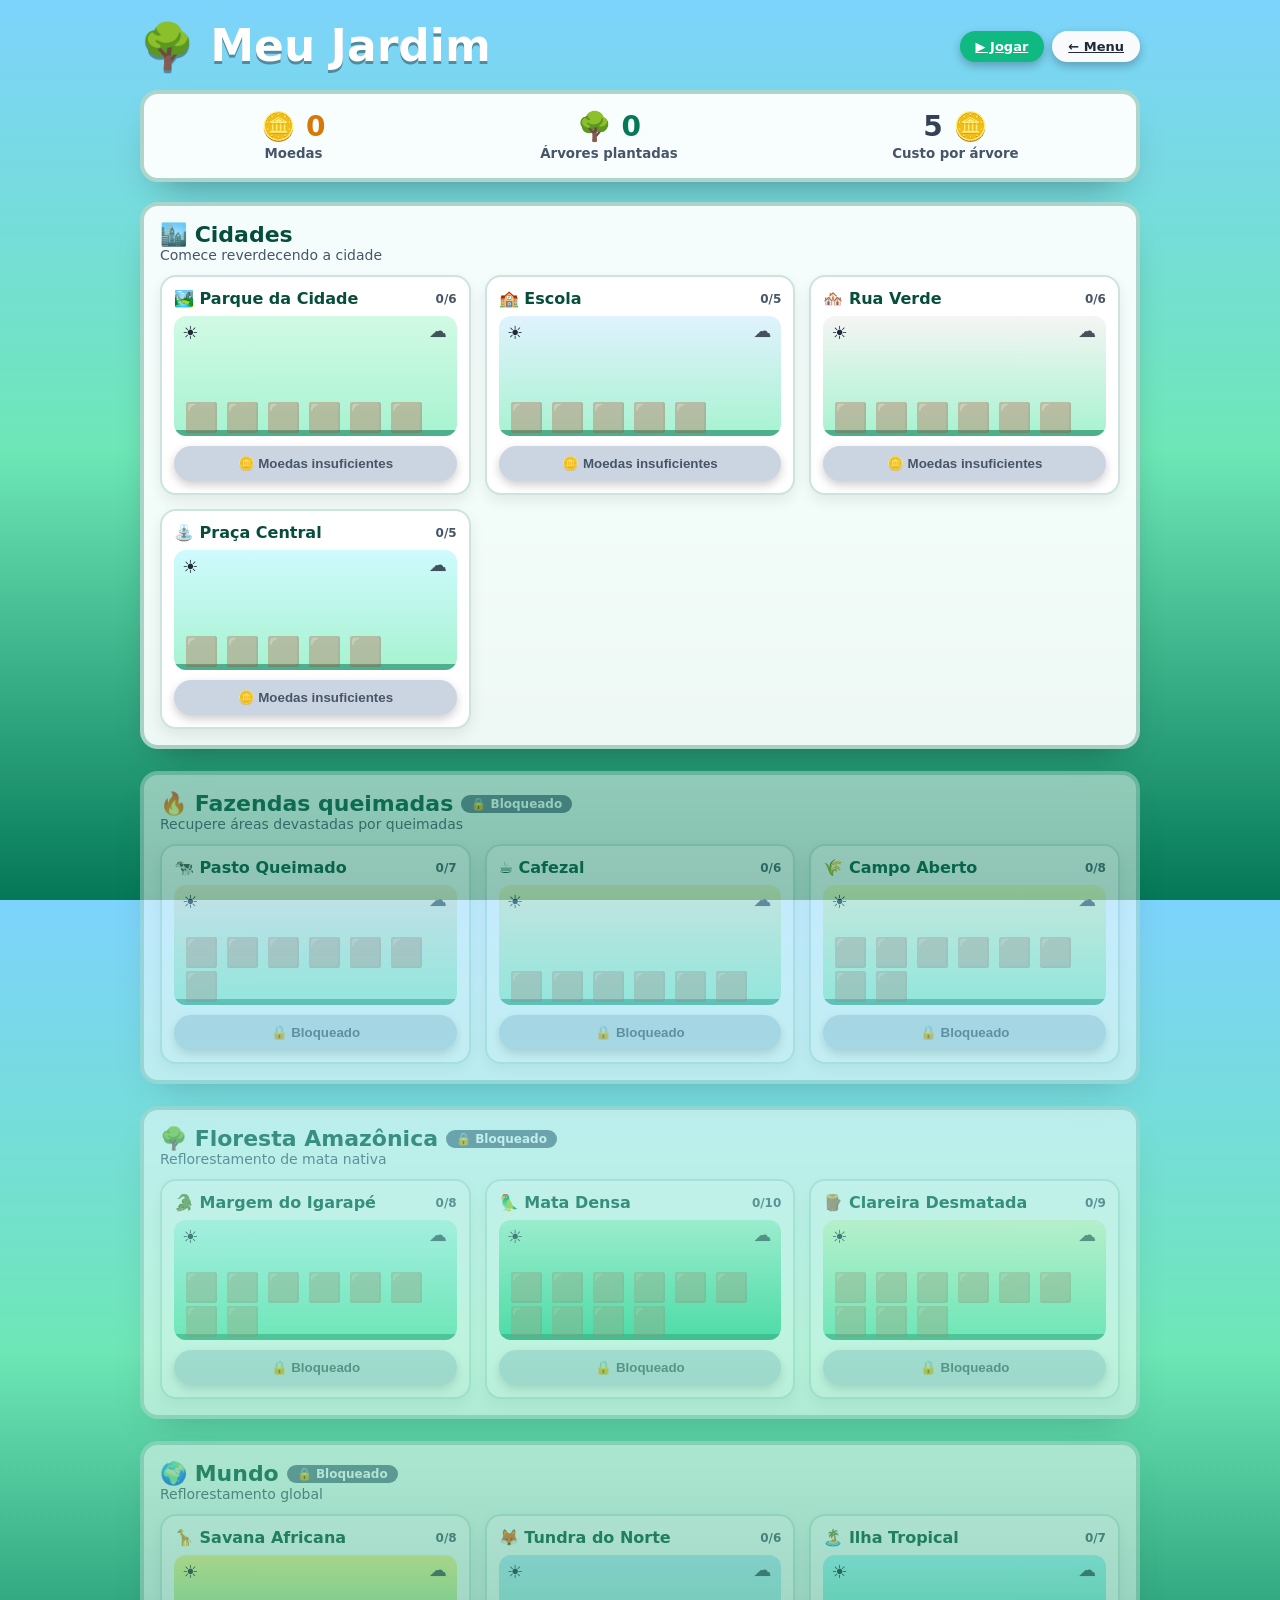
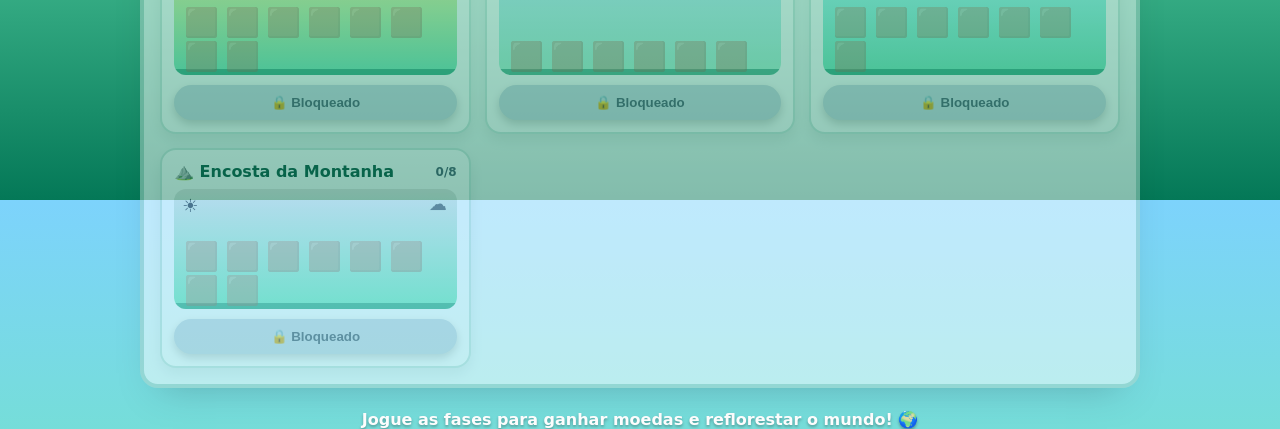
<file: index.html>
<!DOCTYPE html>
<html lang="pt-BR">
<head>
  <meta charset="UTF-8" />
  <meta name="viewport" content="width=device-width, initial-scale=1.0" />
  <title>Meu Jardim — Salve o Planeta</title>
  <meta name="description" content="Use suas moedas para plantar árvores e reflorestar o mundo." />
  <link rel="stylesheet" href="style.css" />
  <link rel="stylesheet" href="jardim.css" />
  <meta name="viewport" content="width=device-width, initial-scale=1.0">
</head>
<body class="jardim-body">
  <main class="jardim-wrap">
    <header class="jardim-header">
      <h1>🌳 Meu Jardim</h1>
      <div class="nav">
        <a class="btn btn-emerald" href="index2.html">▶ Jogar</a>
        <a class="btn btn-light" href="index2.html">← Menu</a>
      </div>
    </header>

    <section class="stats">
      <div><div class="big-num coin">🪙 <span id="coinsView">0</span></div><small>Moedas</small></div>
      <div><div class="big-num tree">🌳 <span id="treesView">0</span></div><small>Árvores plantadas</small></div>
      <div><div class="big-num cost"><span id="costView">5</span> 🪙</div><small>Custo por árvore</small></div>
    </section>

    <div id="tiers"></div>

    <p class="footer-hint">Jogue as fases para ganhar moedas e reflorestar o mundo! 🌍</p>
  </main>

  <script src="jardim.js"></script>
</body>
</html>
</file>
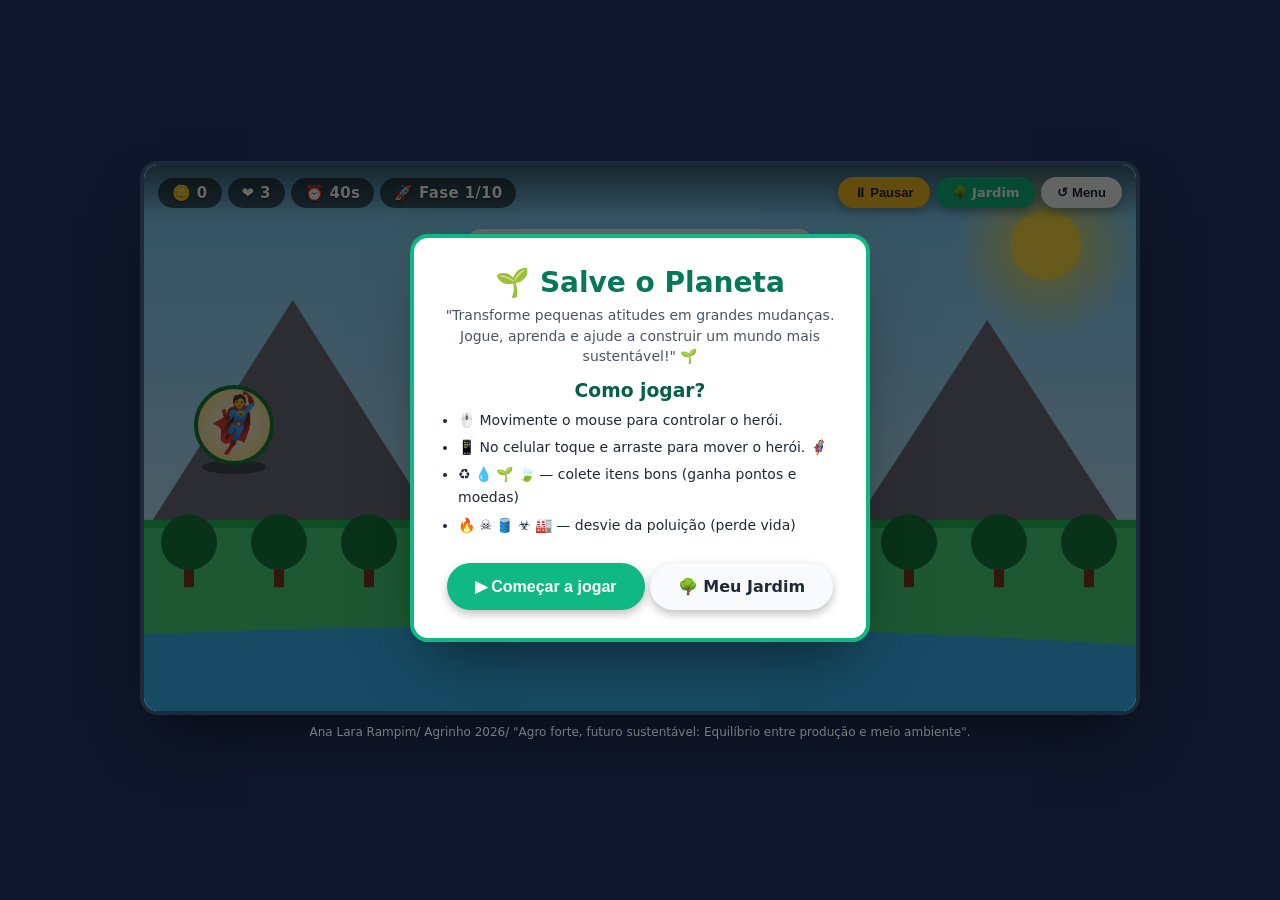
<file: index2.html>
<!DOCTYPE html>
<html lang="pt-BR">
<head>
  <meta charset="UTF-8" />
  <meta name="viewport" content="width=device-width, initial-scale=1.0" />
  <title>Salve o Planeta — Agrinho 2026</title>
  <meta name="description" content="Jogo educativo: recicle, apague queimadas, economize água e plante árvores. Salve o planeta!" />
  <link rel="stylesheet" href="style.css" />
</head>
<body>
  <main class="game-wrap">
    <div class="game-frame">
      <!-- HUD -->
      <div class="hud">
        <div class="hud-left">
          <span class="pill">🪙 <b id="hudCoins">0</b></span>
          <span class="pill">❤️ <b id="hudLives">3</b></span>
          <span class="pill">⏰ <b id="hudTime">40</b>s</span>
          <span class="pill">🚀 Fase <b id="hudPhase">1</b>/<b id="hudTotal">10</b></span>
        </div>
        <div class="hud-right">
          <button id="btnPause" class="btn btn-amber">⏸ Pausar</button>
          <a href="index.html" class="btn btn-emerald" style="text-decoration:none">🌳 Jardim</a>
          <button id="btnRestart" class="btn btn-light">↺ Menu</button>
        </div>
      </div>

      <div class="goal-pill">
        🎯 Meta: <b id="hudScore">0</b>/<b id="hudGoal">10</b> — ⬆️⬇️ ou toque para mover
      </div>

      <canvas id="game"></canvas>

      <!-- Overlays -->
      <div id="overlay" class="overlay hidden">
        <div class="card" id="overlayCard"></div>
      </div>

      <div id="menu" class="overlay">
        <div class="card">
          <h1>🌱 Salve o Planeta</h1>
          <p class="sub">"Transforme pequenas atitudes em grandes mudanças. Jogue, aprenda e ajude a construir um mundo mais sustentável!" 🌱</p>
          <h3>Como jogar?</h3>
          <ul class="how">
            <li>🖱️ Movimente o mouse para controlar o herói.</li>
 <li>📱 No celular toque e arraste para mover o herói. 🦸</li>
            <li>♻️ 💧 🌱 🍃 — colete itens bons (ganha pontos e moedas)</li>
            <li>🔥 ☠️ 🛢️ ☣️ 🏭 — desvie da poluição (perde vida)</li>
          </ul>
          <button id="btnStart" class="btn btn-emerald big">▶ Começar a jogar</button>
          <a href="index.html" class="btn btn-light big" style="text-decoration:none;display:inline-block;margin-top:8px">🌳 Meu Jardim</a>
        </div>
      </div>
    </div>

    <p class="hint"> Ana Lara Rampim/ Agrinho 2026/ "Agro forte, futuro sustentável: Equilíbrio entre produção e meio ambiente".</p>
  </main>

  <script src="script.js"></script>
</body>
</html>
</file>
<file: style.css>
* { box-sizing: border-box; margin: 0; padding: 0; }
html, body { height: 100%; }
body {
  font-family: ui-sans-serif, system-ui, -apple-system, "Segoe UI", Roboto, sans-serif;
  background: #0f172a;
  color: #fff;
  min-height: 100vh;
  display: flex;
  align-items: center;
  justify-content: center;
  padding: 12px;
}

.game-wrap { width: 100%; max-width: 1000px; }

.game-frame {
  position: relative;
  border-radius: 18px;
  overflow: hidden;
  box-shadow: 0 30px 60px -20px rgba(0,0,0,.6);
  border: 4px solid #1e293b;
  background: #87ceeb;
}

/* HUD */
.hud {
  position: absolute; top: 0; left: 0; right: 0; z-index: 20;
  display: flex; flex-wrap: wrap; justify-content: space-between; align-items: center;
  gap: 8px; padding: 12px 14px;
  background: linear-gradient(to bottom, rgba(0,0,0,.55), transparent);
}
.hud-left, .hud-right { display: flex; flex-wrap: wrap; gap: 6px; align-items: center; }

.pill {
  background: rgba(0,0,0,.55); color: #fff; font-weight: 800;
  padding: 6px 14px; border-radius: 999px;
  font-size: 15px; letter-spacing: .3px;
  text-shadow: 0 1px 2px rgba(0,0,0,.6);
}

.btn {
  border: none; cursor: pointer; font-weight: 800;
  padding: 8px 16px; border-radius: 999px; font-size: 13px;
  box-shadow: 0 4px 10px rgba(0,0,0,.25);
  transition: transform .1s ease, filter .15s ease;
}
.btn:hover { filter: brightness(1.08); }
.btn:active { transform: translateY(1px); }
.btn-amber { background: #fbbf24; color: #1f2937; }
.btn-light { background: #f8fafc; color: #1f2937; }
.btn-emerald { background: #10b981; color: #fff; }
.btn-orange { background: #f97316; color: #fff; }
.btn-lime { background: #84cc16; color: #fff; }
.big { padding: 14px 28px; font-size: 16px; }

/* Goal pill */
.goal-pill {
  position: absolute; top: 64px; left: 50%; transform: translateX(-50%);
  z-index: 20;
  background: rgba(255,255,255,.92);
  color: #064e3b; font-weight: 800; font-size: 14px;
  padding: 6px 16px; border-radius: 999px;
  box-shadow: 0 4px 10px rgba(0,0,0,.2);
}

/* Canvas */
canvas#game {
  display: block;
  width: 100%;
  height: auto;
  touch-action: none;
  user-select: none;
  cursor: pointer;
}

/* Overlay screens */
.overlay {
  position: absolute; inset: 0; z-index: 30;
  background: rgba(0,0,0,.6);
  display: flex; align-items: center; justify-content: center;
  padding: 16px;
  animation: fadeIn .2s ease;
}
.overlay.hidden { display: none; }

.card {
  background: #fff; color: #1f2937;
  border-radius: 18px; padding: 28px 26px;
  max-width: 460px; width: 100%;
  text-align: center;
  border: 4px solid #10b981;
  box-shadow: 0 30px 60px -20px rgba(0,0,0,.5);
  animation: pop .25s ease;
}
.card h1 { font-size: 28px; margin-bottom: 6px; color: #047857; }
.card h2 { font-size: 22px; margin-bottom: 10px; }
.card h3 { margin: 14px 0 8px; color: #065f46; }
.card p { margin-bottom: 12px; line-height: 1.45; }
.card .sub { color: #4b5563; font-size: 14px; margin-bottom: 14px; }
.card .how { text-align: left; margin: 0 0 18px 18px; line-height: 1.65; font-size: 14px; }
.card .how li { margin-bottom: 4px; }
.card .actions { display: flex; gap: 8px; justify-content: center; flex-wrap: wrap; }

.hint {
  text-align: center; color: rgba(255,255,255,.6);
  font-size: 12px; margin-top: 10px;
}

@keyframes fadeIn { from { opacity: 0; } to { opacity: 1; } }
@keyframes pop {
  from { transform: scale(.85); opacity: 0; }
  to   { transform: scale(1); opacity: 1; }
}

@media (max-width: 520px) {
  .pill { font-size: 12px; padding: 4px 10px; }
  .btn { padding: 6px 12px; font-size: 12px; }
  .goal-pill { font-size: 12px; top: 58px; }
  .card h1 { font-size: 22px; }
}

@media (max-width: 520px) {

  .card {
    max-height: 85vh;
    overflow-y: auto;
    padding: 18px;
  }

  .card h1 {
    font-size: 20px;
  }

  .card h2 {
    font-size: 18px;
  }

  .card .how {
    font-size: 13px;
    line-height: 1.5;
  }

}
</file>
<file: jardim.css>
.jardim-body {
  background: linear-gradient(to bottom, #7dd3fc 0%, #6ee7b7 50%, #047857 100%);
  align-items: flex-start;
  padding: 20px 12px;
}
.jardim-wrap { width: 100%; max-width: 1000px; margin: 0 auto; }

.jardim-header {
  display: flex; justify-content: space-between; align-items: center;
  flex-wrap: wrap; gap: 10px; margin-bottom: 18px;
}
.jardim-header h1 {
  font-size: clamp(28px, 5vw, 44px); color: #fff;
  text-shadow: 0 3px 0 rgba(0,0,0,.35);
}
.jardim-header .nav { display: flex; gap: 8px; }

.stats {
  background: rgba(255,255,255,.95); color: #1f2937;
  border-radius: 18px; padding: 16px;
  display: flex; flex-wrap: wrap; justify-content: space-around; gap: 12px;
  border: 4px solid rgba(4,120,87,.3);
  box-shadow: 0 20px 40px -20px rgba(0,0,0,.4);
  margin-bottom: 20px; text-align: center;
}
.big-num { font-size: 28px; font-weight: 900; }
.big-num.coin { color: #d97706; }
.big-num.tree { color: #047857; }
.big-num.cost { color: #334155; }
.stats small { font-weight: 700; color: #475569; }

.tier {
  background: rgba(255,255,255,.92); color: #1f2937;
  border-radius: 18px; padding: 16px;
  border: 4px solid rgba(4,120,87,.3);
  box-shadow: 0 18px 36px -20px rgba(0,0,0,.4);
  margin-bottom: 22px;
}
.tier.locked { opacity: .55; }
.tier h2 {
  display: flex; align-items: center; flex-wrap: wrap; gap: 8px;
  font-size: 22px; color: #064e3b;
}
.tier .sub { color: #475569; font-size: 14px; margin-bottom: 12px; }
.tag {
  font-size: 12px; padding: 2px 10px; border-radius: 999px;
  color: #fff; font-weight: 800;
}
.tag.done { background: #059669; }
.tag.lock { background: #64748b; }

.spots {
  display: grid; gap: 14px;
  grid-template-columns: repeat(auto-fit, minmax(260px, 1fr));
}
.spot {
  background: #fff; border-radius: 16px; padding: 12px;
  border: 2px solid rgba(4,120,87,.2);
  box-shadow: 0 6px 14px rgba(0,0,0,.08);
  transition: transform .25s ease;
}
.spot.pulse { transform: scale(1.02); }
.spot-head {
  display: flex; justify-content: space-between; align-items: center;
  margin-bottom: 8px;
}
.spot-head h3 { font-size: 16px; color: #064e3b; }
.spot-head .count { font-size: 12px; font-weight: 800; color: #475569; }

.scene {
  position: relative; border-radius: 12px; padding: 10px;
  min-height: 120px; overflow: hidden;
  display: flex; flex-wrap: wrap; gap: 6px; align-content: flex-end;
}
.scene::before, .scene::after {
  position: absolute; font-size: 18px;
}
.scene::before { content: "☀️"; top: 6px; left: 8px; }
.scene::after { content: "☁️"; top: 4px; right: 10px; opacity: .8; }
.ground {
  position: absolute; bottom: 0; left: 0; right: 0; height: 6px;
  background: rgba(4,120,87,.55);
}
.slot {
  position: relative; z-index: 2; font-size: 28px; line-height: 1;
  opacity: .4; transform: translateY(6px);
  transition: all .5s ease;
}
.slot.grown { opacity: 1; transform: translateY(0); }
.slot.pop { animation: pop .5s ease-out; filter: drop-shadow(0 0 6px #fde047); }
@keyframes pop {
  0% { transform: scale(.3); opacity: 0; }
  60% { transform: scale(1.25); opacity: 1; }
  100% { transform: scale(1); }
}

/* Backgrounds for scenes */
.bg-parque  { background: linear-gradient(to bottom, #d1fae5, #a7f3d0); }
.bg-escola  { background: linear-gradient(to bottom, #e0f2fe, #a7f3d0); }
.bg-rua     { background: linear-gradient(to bottom, #f5f5f4, #a7f3d0); }
.bg-praca   { background: linear-gradient(to bottom, #cffafe, #a7f3d0); }
.bg-pasto   { background: linear-gradient(to bottom, #ffedd5, #a7f3d0); }
.bg-cafezal { background: linear-gradient(to bottom, #fef3c7, #a7f3d0); }
.bg-campo   { background: linear-gradient(to bottom, #fef9c3, #a7f3d0); }
.bg-igarape { background: linear-gradient(to bottom, #ccfbf1, #6ee7b7); }
.bg-mata    { background: linear-gradient(to bottom, #bbf7d0, #34d399); }
.bg-clareira{ background: linear-gradient(to bottom, #ecfccb, #6ee7b7); }
.bg-savana  { background: linear-gradient(to bottom, #fef08a, #6ee7b7); }
.bg-artico  { background: linear-gradient(to bottom, #bae6fd, #a7f3d0); }
.bg-ilha    { background: linear-gradient(to bottom, #a5f3fc, #6ee7b7); }
.bg-montanha{ background: linear-gradient(to bottom, #e7e5e4, #6ee7b7); }

.plant-btn {
  margin-top: 10px; width: 100%;
  background: #059669; color: #fff; border: none; cursor: pointer;
  font-weight: 800; padding: 10px; border-radius: 999px;
  box-shadow: 0 4px 10px rgba(0,0,0,.2);
  transition: transform .1s ease, filter .15s ease;
}
.plant-btn:hover:not(:disabled) { filter: brightness(1.08); }
.plant-btn:active:not(:disabled) { transform: translateY(1px); }
.plant-btn:disabled { background: #cbd5e1; color: #475569; cursor: not-allowed; }

.footer-hint {
  text-align: center; color: #fff; font-weight: 700;
  text-shadow: 0 2px 3px rgba(0,0,0,.3); margin-top: 16px;
}
</file>
